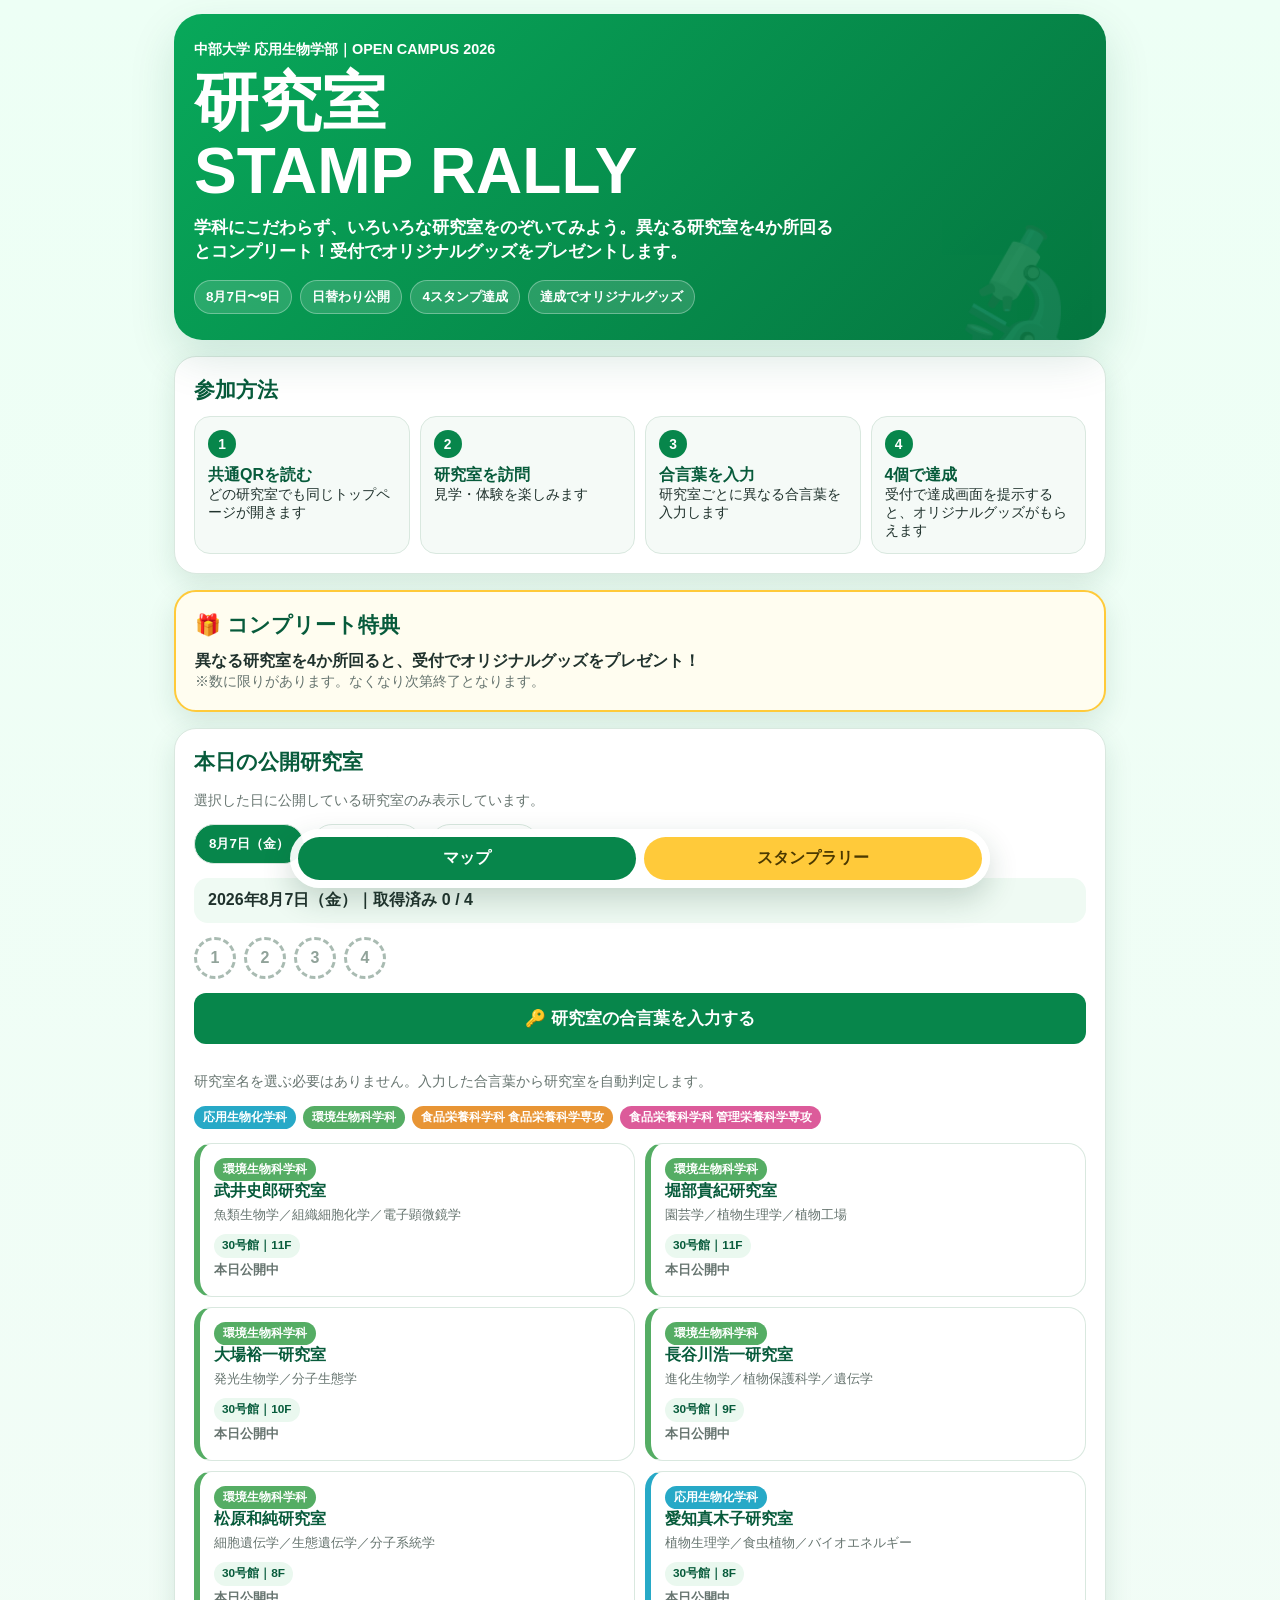
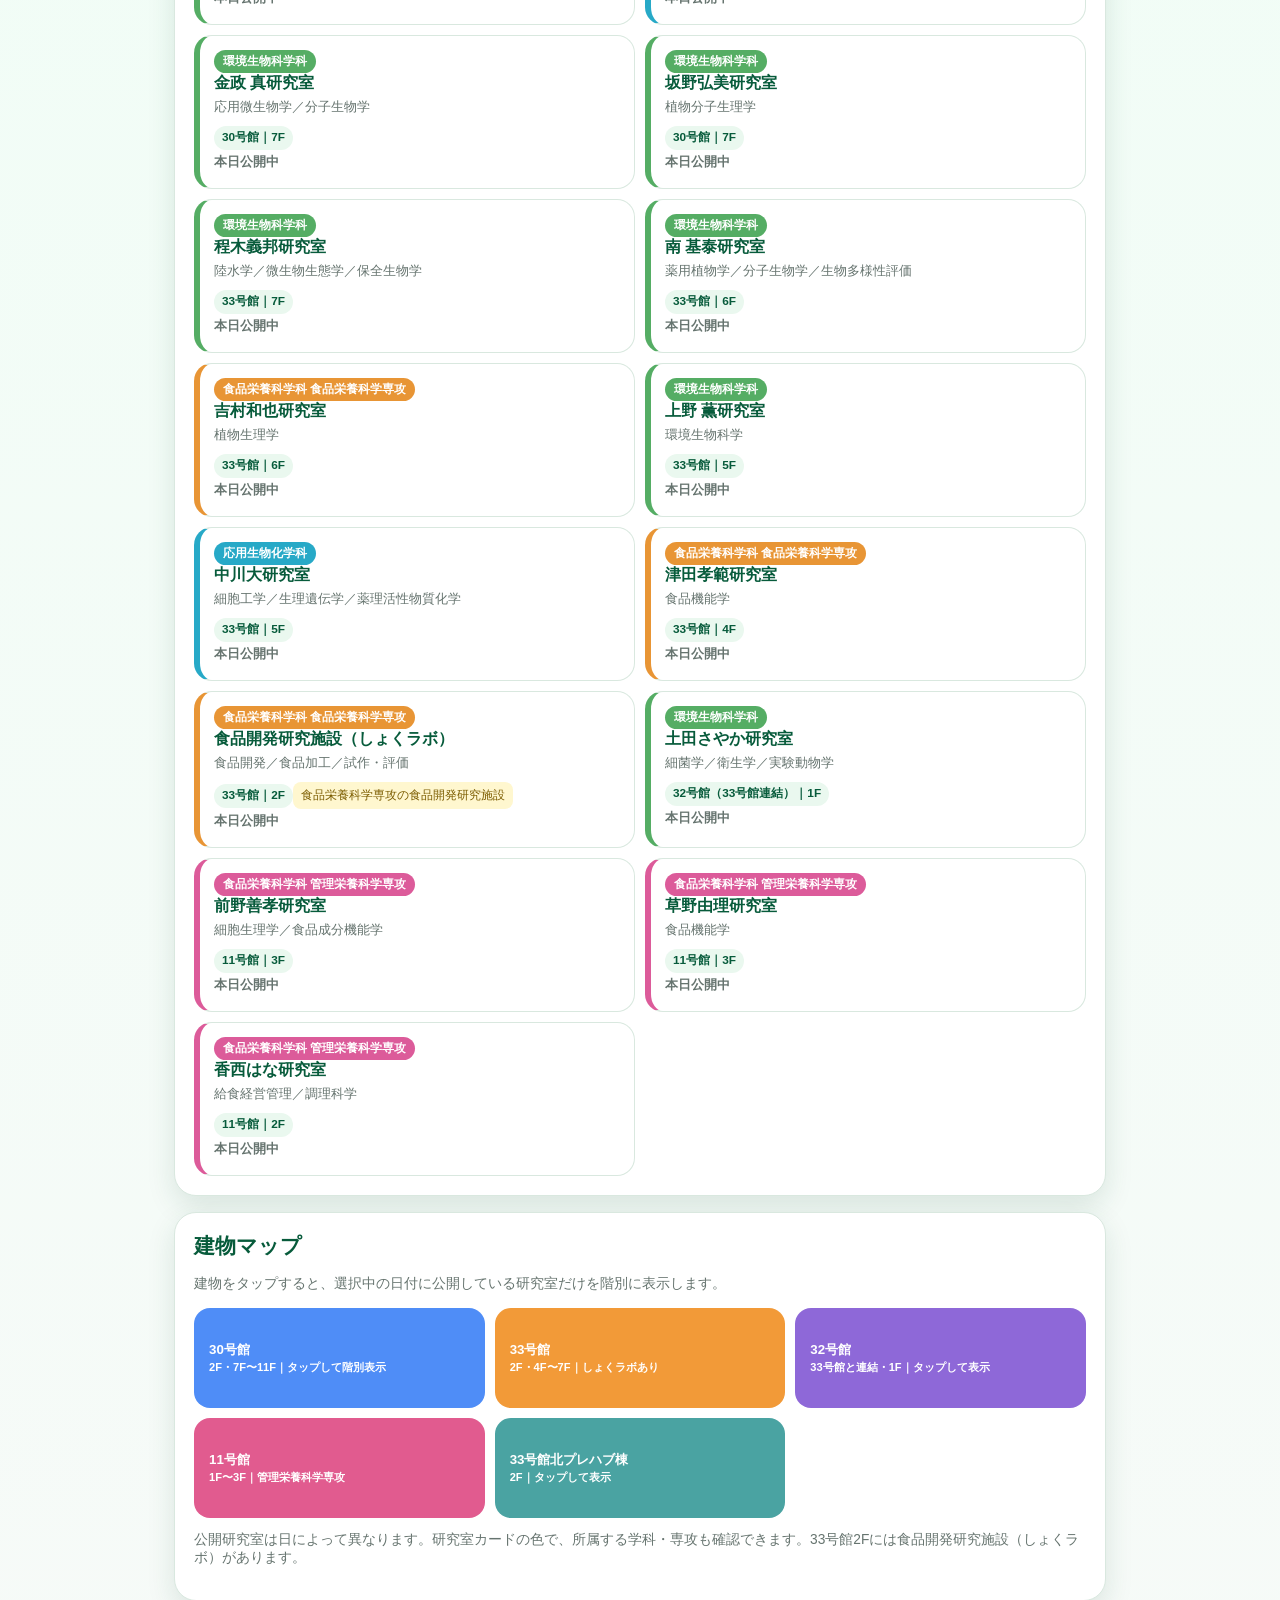
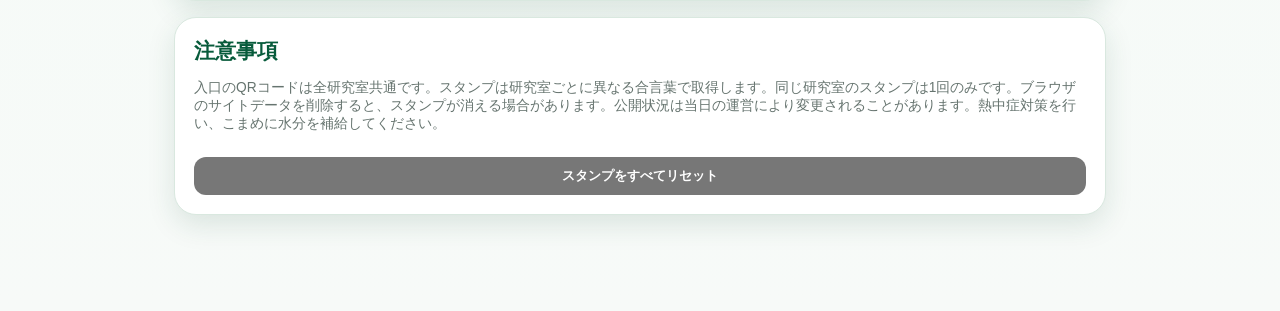
<file: index.html>
<!doctype html><html lang="ja"><head><meta charset="utf-8"><meta name="viewport" content="width=device-width,initial-scale=1"><title>2026 応用生物学部 研究室スタンプラリー</title><style>
:root{--g:#07864b;--d:#075b3b;--m:#66746f;--bg:#f3faf6;--line:#d9e8df;--gold:#ffca3a}*{box-sizing:border-box}html{scroll-behavior:smooth}body{margin:0;background:linear-gradient(#edfff5,#f7faf8);font-family:-apple-system,BlinkMacSystemFont,"Segoe UI","Yu Gothic",Meiryo,sans-serif;color:#20322d}.wrap{width:min(100%,960px);margin:auto;padding:14px 14px 96px}.hero{background:linear-gradient(135deg,#08a85a,#057640);color:#fff;border-radius:28px;padding:26px 20px;box-shadow:0 18px 45px #075b3b26;position:relative;overflow:hidden}.hero:after{content:"🔬";position:absolute;right:14px;bottom:-22px;font-size:120px;opacity:.13}.kicker{font-weight:800;font-size:.9rem}h1{font-size:clamp(2rem,8vw,4rem);line-height:1.08;margin:9px 0}.hero p{font-size:1.08rem;font-weight:700;margin:0;max-width:650px}.badges{display:flex;gap:8px;flex-wrap:wrap;margin-top:17px}.badge{padding:7px 11px;background:#ffffff24;border:1px solid #ffffff50;border-radius:999px;font-weight:800;font-size:.84rem}.card{background:#fff;border:1px solid var(--line);border-radius:22px;padding:19px;margin-top:16px;box-shadow:0 10px 28px #194d3520}h2{font-size:1.3rem;margin:0 0 12px;color:var(--d)}.sub{color:var(--m);font-size:.9rem}.steps{display:grid;grid-template-columns:repeat(4,1fr);gap:10px}.step{padding:13px;border-radius:16px;background:#f5faf7;border:1px solid var(--line);font-size:.86rem}.step b{display:block;color:var(--d);font-size:1rem}.num{display:grid;place-items:center;width:28px;height:28px;border-radius:50%;background:var(--g);color:#fff;font-weight:900;margin-bottom:7px}.tabs{display:flex;gap:8px;flex-wrap:wrap}.tab{border:1px solid var(--line);background:#fff;padding:10px 14px;border-radius:999px;font-weight:900;cursor:pointer}.tab.active{background:var(--g);color:#fff}.status{margin:14px 0;padding:12px 14px;background:#effaf3;border-radius:14px;font-weight:800}.progress{display:flex;gap:8px;margin-top:10px}.dot{width:42px;height:42px;border-radius:50%;display:grid;place-items:center;border:3px dashed #a9bbb2;color:#91a39a;font-weight:900}.dot.done{border-style:solid;border-color:var(--gold);background:#fff8d8;color:#7c5d00}.grid{display:grid;grid-template-columns:repeat(2,1fr);gap:10px}.lab{border:1px solid var(--line);border-radius:18px;padding:14px;background:#fff}.lab.closed{opacity:.46;background:#f2f4f3}.lab h3{margin:0 0 4px;font-size:1rem;color:var(--d)}.lab p{margin:3px 0;color:var(--m);font-size:.84rem}.loc{display:inline-block;background:#eaf8ef;color:var(--d);font-weight:800;border-radius:999px;padding:4px 8px;font-size:.74rem;margin-top:7px}.get{width:100%;border:0;border-radius:12px;background:var(--g);color:#fff;font-weight:900;padding:10px;margin-top:10px;cursor:pointer}.get.done{background:#e7f5eb;color:var(--d)}.map{display:grid;grid-template-columns:repeat(3,1fr);gap:10px}.building{border-radius:16px;padding:15px;color:#fff;font-weight:900;min-height:100px}.b30{background:#4f8df7}.b33{background:#f29a38}.b32{background:#8e68d8}.b11{background:#e15b8f}.bprefab{background:#4aa3a2}.complete{display:none;text-align:center;background:linear-gradient(135deg,#fff9cf,#fff);border:3px solid var(--gold)}.complete.show{display:block}.complete .big{font-size:3.2rem}.complete h2{font-size:2rem}.notice{font-size:.86rem;color:var(--m)}.sticky{position:fixed;left:50%;bottom:12px;transform:translateX(-50%);width:min(calc(100% - 20px),700px);display:flex;gap:8px;background:#ffffffee;padding:8px;border-radius:999px;box-shadow:0 12px 30px #17482e33;z-index:20}.sticky a{flex:1;text-decoration:none;text-align:center;border-radius:999px;padding:11px;font-weight:900}.primary{background:var(--gold);color:#4b3900}.secondary{background:var(--g);color:#fff}.modal{display:none;position:fixed;inset:0;background:#0008;z-index:30;padding:18px;align-items:center;justify-content:center}.modal.show{display:flex}.dialog{width:min(100%,430px);background:#fff;border-radius:22px;padding:20px}.dialog h3{margin:0 0 5px;color:var(--d)}input{width:100%;font-size:1.1rem;padding:13px;border:2px solid var(--line);border-radius:12px;margin:12px 0;text-transform:uppercase}.actions{display:flex;gap:8px}.actions button{flex:1;border:0;border-radius:12px;padding:11px;font-weight:900;cursor:pointer}.cancel{background:#eee}.submit{background:var(--g);color:#fff}.error{color:#c73333;font-weight:800;font-size:.86rem;min-height:1.4em}@media(max-width:680px){.steps{grid-template-columns:1fr 1fr}.grid{grid-template-columns:1fr}.map{grid-template-columns:1fr}}@media print{@page{size:A4;margin:9mm}body{background:#fff;font-size:9pt}.wrap{padding:0}.hero,.card{box-shadow:none;break-inside:avoid;margin-top:7px;padding:12px}.hero{border-radius:15px}h1{font-size:26pt}.steps{grid-template-columns:repeat(4,1fr)}.grid{grid-template-columns:repeat(2,1fr);gap:5px}.lab{padding:8px}.get,.sticky,.modal,.tabs{display:none!important}.lab.closed{display:none}}

.building{border:0;cursor:pointer;text-align:left;transition:.18s ease}.building:hover,.building.active{transform:translateY(-2px);outline:4px solid #ffffffcc}.floor-map{display:none;margin-top:14px;border:1px solid var(--line);border-radius:18px;padding:14px;background:#f8fcfa}.floor-map.show{display:block}.floor-head{display:flex;align-items:center;justify-content:space-between;gap:10px;margin-bottom:10px}.floor-head h3{margin:0;color:var(--d)}.floor-close{border:0;background:#e8efeb;border-radius:999px;padding:7px 11px;font-weight:800;cursor:pointer}.floor-list{display:grid;gap:9px}.floor-row{display:grid;grid-template-columns:64px 1fr;gap:10px;align-items:stretch}.floor-label{display:grid;place-items:center;border-radius:14px;color:#fff;font-weight:900;min-height:66px}.floor-labs{display:grid;grid-template-columns:repeat(2,1fr);gap:8px}.map-lab{border:1px solid var(--line);border-radius:13px;padding:10px;background:#fff}.map-lab.closed{opacity:.42;background:#eef1ef}.map-lab.done{border:2px solid var(--gold);background:#fff9da}.map-lab b{display:block;color:var(--d);font-size:.9rem}.map-lab span{font-size:.76rem;color:var(--m)}.legend{display:flex;gap:8px;flex-wrap:wrap;margin:10px 0 0}.legend span{font-size:.76rem;padding:5px 9px;border-radius:999px;background:#eef5f1}.legend .open{background:#e6f7ec;color:#075b3b}.legend .done{background:#fff4bd;color:#6e5200}.legend .closed{background:#ecefee;color:#777}@media(max-width:680px){.floor-labs{grid-template-columns:1fr}.floor-row{grid-template-columns:54px 1fr}}@media print{.floor-map{display:block!important}.floor-close{display:none}.floor-labs{grid-template-columns:repeat(2,1fr)}}


.dept-legend{display:flex;gap:7px;flex-wrap:wrap;margin:10px 0 14px}.dept-chip{display:inline-block;padding:4px 9px;border-radius:999px;color:#fff;font-size:.72rem;font-weight:900}.lab{border-left:6px solid var(--dept,#d9e8df)}.map-lab{border-left:6px solid var(--dept,#d9e8df)}.facility-note{font-size:.76rem;color:#7c5d00;background:#fff7cf;padding:5px 8px;border-radius:8px;margin-top:7px;display:inline-block}

/* STAMP GET 演出 */
.stampfx{display:none;position:fixed;inset:0;z-index:60;align-items:center;justify-content:center;padding:20px;background:radial-gradient(circle at center,#073d2dcc 0,#001b14ee 72%);overflow:hidden}.stampfx.show{display:flex;animation:fxFade .25s ease-out}.stampfx:before,.stampfx:after{content:"";position:absolute;inset:-30%;background:repeating-conic-gradient(from 0deg,transparent 0 10deg,#ffffff10 10deg 12deg);animation:fxSpin 11s linear infinite}.stampfx:after{animation-direction:reverse;animation-duration:16s;opacity:.55}.fxcard{position:relative;z-index:2;width:min(92vw,470px);padding:30px 22px 26px;text-align:center;color:#fff;border:1px solid #ffffff55;border-radius:30px;background:linear-gradient(145deg,#0b9c5fdd,#06573fee);box-shadow:0 25px 70px #0009,0 0 0 7px #ffffff12;transform:scale(.5) rotate(-7deg);animation:fxPop .7s cubic-bezier(.18,.89,.32,1.28) forwards}.fxshine{position:absolute;inset:0;border-radius:30px;overflow:hidden;pointer-events:none}.fxshine:after{content:"";position:absolute;top:-25%;left:-70%;width:55%;height:150%;background:linear-gradient(100deg,transparent,#ffffff66,transparent);transform:skewX(-18deg);animation:fxShine 1.15s .25s ease-out forwards}.fxseal{width:138px;height:138px;margin:0 auto 14px;border-radius:50%;display:grid;place-items:center;background:radial-gradient(circle,#fff8cc 0 47%,#ffca3a 48% 61%,#fff 62% 67%,#0b6d4c 68%);box-shadow:0 0 0 8px #ffffff22,0 14px 30px #002b1e88;animation:sealPulse 1.2s ease-in-out infinite alternate}.fxseal span{font-size:54px;filter:drop-shadow(0 4px 2px #0003)}.fxtitle{font-size:clamp(2.2rem,10vw,4rem);line-height:1;font-weight:1000;letter-spacing:.05em;margin:5px 0 12px;text-shadow:0 5px 0 #034c35,0 10px 25px #001c1488}.fxlab{font-size:1.2rem;font-weight:900;margin:0 0 5px}.fxcount{display:inline-block;margin-top:8px;padding:7px 14px;border-radius:999px;background:#ffffff20;border:1px solid #ffffff45;font-weight:900}.fxhint{margin:14px 0 0;font-size:.83rem;opacity:.88}.fxclose{margin-top:18px;border:0;border-radius:999px;padding:11px 22px;background:#ffca3a;color:#4b3900;font-weight:1000;cursor:pointer;box-shadow:0 8px 18px #001d1444}.confetti{position:absolute;z-index:1;top:-12vh;width:10px;height:18px;border-radius:2px;animation:confettiFall 1.7s linear forwards}.stampfx.completefx .fxcard{background:linear-gradient(145deg,#8d6400ee,#d99200ee)}.stampfx.completefx .fxtitle{font-size:clamp(1.9rem,9vw,3.5rem)}
@keyframes fxFade{from{opacity:0}to{opacity:1}}@keyframes fxPop{0%{transform:scale(.45) rotate(-8deg);opacity:0}65%{transform:scale(1.08) rotate(2deg);opacity:1}100%{transform:scale(1) rotate(0)}}@keyframes fxSpin{to{transform:rotate(360deg)}}@keyframes fxShine{to{left:125%}}@keyframes sealPulse{from{transform:scale(.98)}to{transform:scale(1.04)}}@keyframes confettiFall{0%{transform:translate3d(0,-10vh,0) rotate(0);opacity:1}100%{transform:translate3d(var(--drift),112vh,0) rotate(720deg);opacity:.1}}
@media print{.stampfx{display:none!important}}
</style></head><body><main class="wrap"><section class="hero"><div class="kicker">中部大学 応用生物学部｜OPEN CAMPUS 2026</div><h1>研究室<br>STAMP RALLY</h1><p>学科にこだわらず、いろいろな研究室をのぞいてみよう。異なる研究室を4か所回るとコンプリート！受付でオリジナルグッズをプレゼントします。</p><div class="badges"><span class="badge">8月7日〜9日</span><span class="badge">日替わり公開</span><span class="badge">4スタンプ達成</span><span class="badge">達成でオリジナルグッズ</span></div></section><section class="card"><h2>参加方法</h2><div class="steps"><div class="step"><span class="num">1</span><b>共通QRを読む</b>どの研究室でも同じトップページが開きます</div><div class="step"><span class="num">2</span><b>研究室を訪問</b>見学・体験を楽しみます</div><div class="step"><span class="num">3</span><b>合言葉を入力</b>研究室ごとに異なる合言葉を入力します</div><div class="step"><span class="num">4</span><b>4個で達成</b>受付で達成画面を提示すると、オリジナルグッズがもらえます</div></div></section><section class="card" style="border:2px solid var(--gold);background:#fffdf0"><h2>🎁 コンプリート特典</h2><p style="margin:0"><b>異なる研究室を4か所回ると、受付でオリジナルグッズをプレゼント！</b><br><span class="notice">※数に限りがあります。なくなり次第終了となります。</span></p></section><section class="card" id="rally"><h2>本日の公開研究室</h2><p class="sub">選択した日に公開している研究室のみ表示しています。</p><div class="tabs"><button class="tab" data-day="7">8月7日（金）</button><button class="tab" data-day="8">8月8日（土）</button><button class="tab" data-day="9">8月9日（日）</button></div><div class="status" id="status"></div><div class="progress" id="progress"></div><button class="get" style="font-size:1.05rem;padding:14px;margin:14px 0" onclick="openCommonModal()">🔑 研究室の合言葉を入力する</button><p class="sub">研究室名を選ぶ必要はありません。入力した合言葉から研究室を自動判定します。</p>
<div class="dept-legend"><span class="dept-chip" style="background:#27a9c7">応用生物化学科</span><span class="dept-chip" style="background:#55ad64">環境生物科学科</span><span class="dept-chip" style="background:#e89535">食品栄養科学科 食品栄養科学専攻</span><span class="dept-chip" style="background:#dc5b9a">食品栄養科学科 管理栄養科学専攻</span></div><div class="grid" id="labs"></div></section><section class="card" id="map"><h2>建物マップ</h2><p class="sub">建物をタップすると、選択中の日付に公開している研究室だけを階別に表示します。</p><div class="map">
<button class="building b30" data-building="30号館">30号館<br><small>2F・7F〜11F｜タップして階別表示</small></button>
<button class="building b33" data-building="33号館">33号館<br><small>2F・4F〜7F｜しょくラボあり</small></button>
<button class="building b32" data-building="32号館（33号館連結）">32号館<br><small>33号館と連結・1F｜タップして表示</small></button>
<button class="building b11" data-building="11号館">11号館<br><small>1F〜3F｜管理栄養科学専攻</small></button>
<button class="building bprefab" data-building="33号館北プレハブ棟">33号館北プレハブ棟<br><small>2F｜タップして表示</small></button>
</div><div class="floor-map" id="floorMap"></div><p class="notice">公開研究室は日によって異なります。研究室カードの色で、所属する学科・専攻も確認できます。33号館2Fには食品開発研究施設（しょくラボ）があります。</p></section><section class="card complete" id="complete"><div class="big">🎉</div><h2>COMPLETE!</h2><p><b>4つの研究室を訪問しました。</b><br>この画面を応用生物学部受付で提示してください。<br><strong>オリジナルグッズをプレゼントします！</strong></p><p class="notice"><b>※オリジナルグッズは数に限りがあります。なくなり次第終了となります。</b></p></section><section class="card"><h2>注意事項</h2><p class="notice">入口のQRコードは全研究室共通です。スタンプは研究室ごとに異なる合言葉で取得します。同じ研究室のスタンプは1回のみです。ブラウザのサイトデータを削除すると、スタンプが消える場合があります。公開状況は当日の運営により変更されることがあります。熱中症対策を行い、こまめに水分を補給してください。</p><button class="get" style="background:#777" onclick="resetRally()">スタンプをすべてリセット</button></section></main><nav class="sticky"><a class="secondary" href="#map">マップ</a><a class="primary" href="#rally">スタンプラリー</a></nav><div class="modal" id="modal"><div class="dialog"><h3 id="modalTitle">研究室の合言葉を入力</h3><p class="sub">訪問した研究室で案内された6文字の合言葉を、半角・大文字で入力してください。</p><input id="passwordInput" type="text" autocomplete="off" placeholder="合言葉"><div class="error" id="error"></div><div class="actions"><button class="cancel" onclick="closeModal()">キャンセル</button><button class="submit" onclick="submitPassword()">スタンプを取得</button></div></div></div><div class="stampfx" id="stampFx" role="dialog" aria-modal="true" aria-live="assertive"><div class="fxcard"><div class="fxshine"></div><div class="fxseal"><span id="fxIcon">★</span></div><div class="fxtitle" id="fxTitle">STAMP GET!</div><p class="fxlab" id="fxLab"></p><div class="fxcount" id="fxCount"></div><p class="fxhint">画面をタップ、またはボタンを押すと閉じます</p><button class="fxclose" onclick="closeStampFx()">つづける</button></div></div><script>
const LABS=[
{id:'takei',name:'武井史郎研究室',building:'30号館',floor:'11F',days:[7,8,9],fields:'魚類生物学／組織細胞化学／電子顕微鏡学',password:'TAKE37',dept:'環境生物科学科'},
{id:'horibe',name:'堀部貴紀研究室',building:'30号館',floor:'11F',days:[7,8],fields:'園芸学／植物生理学／植物工場',password:'HREV47',dept:'環境生物科学科'},
{id:'oba',name:'大場裕一研究室',building:'30号館',floor:'10F',days:[7,9],fields:'発光生物学／分子生態学',password:'RAYE37',dept:'環境生物科学科'},
{id:'hasegawa',name:'長谷川浩一研究室',building:'30号館',floor:'9F',days:[7,9],fields:'進化生物学／植物保護科学／遺伝学',password:'EVEN36',dept:'環境生物科学科'},
{id:'suzuki',name:'鈴木孝征研究室',building:'30号館',floor:'9F',days:[9],fields:'植物（シロイヌナズナ）／遺伝子（DNA）／バイオインフォマティクス',password:'DNAE47',dept:'応用生物化学科'},
{id:'matsubara',name:'松原和純研究室',building:'30号館',floor:'8F',days:[7,8,9],fields:'細胞遺伝学／生態遺伝学／分子系統学',password:'GENE39',dept:'環境生物科学科'},
{id:'aichi',name:'愛知真木子研究室',building:'30号館',floor:'8F',days:[7],fields:'植物生理学／食虫植物／バイオエネルギー',password:'CARN46',dept:'応用生物化学科'},
{id:'mohnishi',name:'大西素子研究室',building:'30号館',floor:'8F',days:[9],fields:'生化学／分子生物学',password:'CHEM37',dept:'応用生物化学科'},
{id:'kojima',name:'小島晶子研究室',building:'30号館',floor:'7F',days:[8,9],fields:'植物分子生物学／分子生物学',password:'GRNE47',dept:'環境生物科学科'},
{id:'kanemasa',name:'金政 真研究室',building:'30号館',floor:'7F',days:[7,8,9],fields:'応用微生物学／分子生物学',password:'GERM46',dept:'環境生物科学科'},
{id:'sakano',name:'坂野弘美研究室',building:'30号館',floor:'7F',days:[7,9],fields:'植物分子生理学',password:'PHYT39',dept:'環境生物科学科'},
{id:'yamashita',name:'山下紗也加研究室',building:'30号館',floor:'2F',days:[8],fields:'公衆栄養学',password:'CARE47',dept:'食品栄養科学科 管理栄養科学専攻'},
{id:'matsumoto',name:'松本吉博研究室',building:'33号館',floor:'7F',days:[8],fields:'分子生物学／DNA複製・修復／抗癌剤の作用',password:'REPR36',dept:'応用生物化学科'},
{id:'hodoki',name:'程木義邦研究室',building:'33号館',floor:'7F',days:[7,8,9],fields:'陸水学／微生物生態学／保全生物学',password:'WATR47',dept:'環境生物科学科'},
{id:'minami',name:'南 基泰研究室',building:'33号館',floor:'6F',days:[7,8],fields:'薬用植物学／分子生物学／生物多様性評価',password:'MEDC37',dept:'環境生物科学科'},
{id:'yoshimura',name:'吉村和也研究室',building:'33号館',floor:'6F',days:[7,8,9],fields:'植物生理学',password:'VEGE46',dept:'食品栄養科学科 食品栄養科学専攻'},
{id:'ueno',name:'上野 薫研究室',building:'33号館',floor:'5F',days:[7,8],fields:'環境生物科学',password:'UENK37',dept:'環境生物科学科',times:{7:'13:00〜14:00',8:'10:30〜12:00'}},
{id:'nakagawa',name:'中川大研究室',building:'33号館',floor:'5F',days:[7],fields:'細胞工学／生理遺伝学／薬理活性物質化学',password:'RATC47',dept:'応用生物化学科'},
{id:'tsuda',name:'津田孝範研究室',building:'33号館',floor:'4F',days:[7,8,9],fields:'食品機能学',password:'FUNC39',dept:'食品栄養科学科 食品栄養科学専攻'},
{id:'kanamaru',name:'金丸京子研究室',building:'33号館',floor:'4F',days:[8],fields:'コウジカビ／生存戦略／発酵の仕組み',password:'FERM47',dept:'応用生物化学科'},
{id:'miyata',name:'宮田 茂研究室',building:'33号館',floor:'4F',days:[9],fields:'分子微生物学／病原微生物学／応用微生物学',password:'NUTR36',dept:'食品栄養科学科 管理栄養科学専攻'},
{id:'shokulab',name:'食品開発研究施設（しょくラボ）',building:'33号館',floor:'2F',days:[7,8,9],fields:'食品開発／食品加工／試作・評価',password:'CHEF47',dept:'食品栄養科学科 食品栄養科学専攻'},
{id:'tsuchida',name:'土田さやか研究室',building:'32号館（33号館連結）',floor:'1F',days:[7,8],fields:'細菌学／衛生学／実験動物学',password:'GERM39',dept:'環境生物科学科'},
{id:'maeno',name:'前野善孝研究室',building:'11号館',floor:'3F',days:[7],fields:'細胞生理学／食品成分機能学',password:'EDUC37',dept:'食品栄養科学科 管理栄養科学専攻'},
{id:'kusano',name:'草野由理研究室',building:'11号館',floor:'3F',days:[7],fields:'食品機能学',password:'CARE39',dept:'食品栄養科学科 管理栄養科学専攻'},
{id:'kozai',name:'香西はな研究室',building:'11号館',floor:'2F',days:[7],fields:'給食経営管理／調理科学',password:'CHEF39',dept:'食品栄養科学科 管理栄養科学専攻'},
{id:'dohmae',name:'堂前純子研究室',building:'11号館',floor:'2F',days:[8],fields:'生化学／病理学／分子生物学',password:'PATH47',dept:'食品栄養科学科 管理栄養科学専攻'},
{id:'sakuma',name:'佐久間直緒美研究室',building:'11号館',floor:'3F',days:[8],fields:'栄養教育／食育／栄養教諭',password:'ACTV36',dept:'食品栄養科学科 管理栄養科学専攻'},
{id:'tanaka',name:'田中 守研究室',building:'11号館',floor:'2F',days:[9],fields:'食品免疫学／食品機能学／健康科学',password:'DEFN47',dept:'食品栄養科学科 管理栄養科学専攻'},
{id:'koike',name:'小池温子研究室',building:'11号館',floor:'1F（12:00〜14:00）',days:[9],fields:'スポーツ栄養学／応用栄養学／運動生理学',password:'GYMN39',dept:'食品栄養科学科 管理栄養科学専攻'},
{id:'yamanaka',name:'山中由実研究室',building:'33号館北プレハブ棟',floor:'2F',days:[9],fields:'調理科学',password:'MEDC46',dept:'食品栄養科学科 管理栄養科学専攻'}
];
const DATES={7:'2026年8月7日（金）',8:'2026年8月8日（土）',9:'2026年8月9日（日）'};const DEPT_COLORS={'応用生物化学科':'#27a9c7','環境生物科学科':'#55ad64','食品栄養科学科 食品栄養科学専攻':'#e89535','食品栄養科学科 管理栄養科学専攻':'#dc5b9a'};const KEY='chubu_oc_2026_stamps';let currentDay=7,selectedLab=null;const t=new Date();if(t.getMonth()===7&&[7,8,9].includes(t.getDate()))currentDay=t.getDate();const p=Number(new URLSearchParams(location.search).get('day'));if([7,8,9].includes(p))currentDay=p;function stamps(){try{return JSON.parse(localStorage.getItem(KEY)||'[]')}catch(e){return[]}}function save(v){localStorage.setItem(KEY,JSON.stringify(v))}function render(){document.querySelectorAll('.tab').forEach(b=>b.classList.toggle('active',Number(b.dataset.day)===currentDay));const got=stamps();document.getElementById('status').textContent=DATES[currentDay]+'｜取得済み '+got.length+' / 4';document.getElementById('progress').innerHTML=[0,1,2,3].map(i=>`<div class="dot ${i<got.length?'done':''}">${i<got.length?'✓':i+1}</div>`).join('');document.getElementById('complete').classList.toggle('show',got.length>=4);const openLabs=LABS.filter(l=>l.days.includes(currentDay));document.getElementById('labs').innerHTML=openLabs.map(l=>{const done=got.includes(l.id),color=DEPT_COLORS[l.dept]||'#888';return `<article class="lab" style="--dept:${color}"><span class="dept-chip" style="background:${color}">${l.dept}</span><h3>${l.name}</h3><p>${l.fields}</p><span class="loc">${l.building}｜${l.floor}</span>${l.id==='shokulab'?'<span class="facility-note">食品栄養科学専攻の食品開発研究施設</span>':''}<p><b>${done?'✓ スタンプ取得済み':'本日公開中'}</b></p></article>`}).join('');renderFloorMap()}
let selectedBuilding='';
const FLOOR_ORDER={
 '30号館':['11F','10F','9F','8F','7F','2F'],
 '33号館':['7F','6F','5F','4F','2F'],
 '32号館（33号館連結）':['1F'],
 '11号館':['3F','2F','1F（12:00〜14:00）'],
 '33号館北プレハブ棟':['2F']
};
const FLOOR_COLOR={'30号館':'#4f8df7','33号館':'#f29a38','32号館（33号館連結）':'#8e68d8','11号館':'#e15b8f','33号館北プレハブ棟':'#4aa3a2'};
function openFloorMap(building){selectedBuilding=building;document.querySelectorAll('.building').forEach(b=>b.classList.toggle('active',b.dataset.building===building));renderFloorMap();document.getElementById('floorMap').scrollIntoView({behavior:'smooth',block:'nearest'})}
function closeFloorMap(){selectedBuilding='';document.getElementById('floorMap').classList.remove('show');document.querySelectorAll('.building').forEach(b=>b.classList.remove('active'))}
function renderFloorMap(){const root=document.getElementById('floorMap');if(!root||!selectedBuilding){if(root)root.classList.remove('show');return}const got=stamps();const floors=FLOOR_ORDER[selectedBuilding]||[];root.classList.add('show');root.innerHTML=`<div class="floor-head"><h3>${selectedBuilding} 階別マップ</h3><button class="floor-close" onclick="closeFloorMap()">閉じる</button></div><div class="floor-list">${floors.map(f=>{const ls=LABS.filter(l=>l.building===selectedBuilding&&l.floor===f&&l.days.includes(currentDay));if(!ls.length)return '';return `<div class="floor-row"><div class="floor-label" style="background:${FLOOR_COLOR[selectedBuilding]}">${f}</div><div class="floor-labs">${ls.map(l=>{const done=got.includes(l.id);const color=DEPT_COLORS[l.dept]||'#888';return `<div class="map-lab ${done?'done':''}" style="--dept:${color}"><span class="dept-chip" style="background:${color}">${l.dept}</span><b>${done?'✓ ':''}${l.name}</b><span>本日公開${done?'｜取得済み':''}<br>${l.fields}</span></div>`}).join('')}</div></div>`}).join('')}</div><p class="sub">所属表示は中部大学応用生物学部の公式区分に準拠しています。</p><div class="legend"><span class="open">本日公開</span><span class="done">取得済み</span></div>`}
document.querySelectorAll('.building').forEach(b=>b.addEventListener('click',()=>openFloorMap(b.dataset.building)));
document.querySelectorAll('.tab').forEach(b=>b.onclick=()=>{currentDay=Number(b.dataset.day);render()});function openCommonModal(){selectedLab=null;document.getElementById('modalTitle').textContent='研究室の合言葉を入力';document.getElementById('passwordInput').value='';document.getElementById('error').textContent='';document.getElementById('modal').classList.add('show');setTimeout(()=>document.getElementById('passwordInput').focus(),100)}function closeModal(){document.getElementById('modal').classList.remove('show');selectedLab=null}function submitPassword(){const v=document.getElementById('passwordInput').value.trim().toUpperCase();const matched=LABS.find(l=>l.password.toUpperCase()===v);if(!matched){document.getElementById('error').textContent='合言葉が違います。研究室スタッフにご確認ください。';return}if(!matched.days.includes(currentDay)){document.getElementById('error').textContent='この研究室は本日の公開対象ではありません。日付をご確認ください。';return}const got=stamps();if(got.includes(matched.id)){document.getElementById('error').textContent=matched.name+'のスタンプは取得済みです。';return}got.push(matched.id);save(got);closeModal();render();showStampFx(matched,got.length);}
function makeConfetti(){const root=document.getElementById('stampFx');root.querySelectorAll('.confetti').forEach(e=>e.remove());const colors=['#ffca3a','#ffffff','#60e6a4','#ff7eb6','#6ca8ff'];for(let i=0;i<42;i++){const c=document.createElement('i');c.className='confetti';c.style.left=(Math.random()*100)+'vw';c.style.background=colors[i%colors.length];c.style.animationDelay=(Math.random()*.5)+'s';c.style.animationDuration=(1.25+Math.random()*.9)+'s';c.style.setProperty('--drift',(-90+Math.random()*180)+'px');root.appendChild(c)}}
function showStampFx(lab,count){const fx=document.getElementById('stampFx');const complete=count>=4;fx.classList.toggle('completefx',complete);document.getElementById('fxIcon').textContent=complete?'🏆':'★';document.getElementById('fxTitle').textContent=complete?'4 STAMPS COMPLETE!':'STAMP GET!';document.getElementById('fxLab').textContent=lab.name;document.getElementById('fxCount').textContent=complete?'コンプリート達成！':count+' / 4 スタンプ';makeConfetti();fx.classList.add('show');document.body.style.overflow='hidden';if(navigator.vibrate)navigator.vibrate(complete?[80,50,120]:[60,40,60])}
function closeStampFx(){const fx=document.getElementById('stampFx');const complete=fx.classList.contains('completefx');fx.classList.remove('show');document.body.style.overflow='';if(complete)setTimeout(()=>document.getElementById('complete').scrollIntoView({behavior:'smooth',block:'center'}),120)}
document.getElementById('stampFx').addEventListener('click',e=>{if(e.target.id==='stampFx')closeStampFx()});
document.getElementById('passwordInput').addEventListener('keydown',e=>{if(e.key==='Enter')submitPassword()});document.getElementById('modal').addEventListener('click',e=>{if(e.target.id==='modal')closeModal()});function resetRally(){if(confirm('すべてのスタンプをリセットしますか？')){localStorage.removeItem(KEY);render()}}render();
</script></body></html>
</file>
